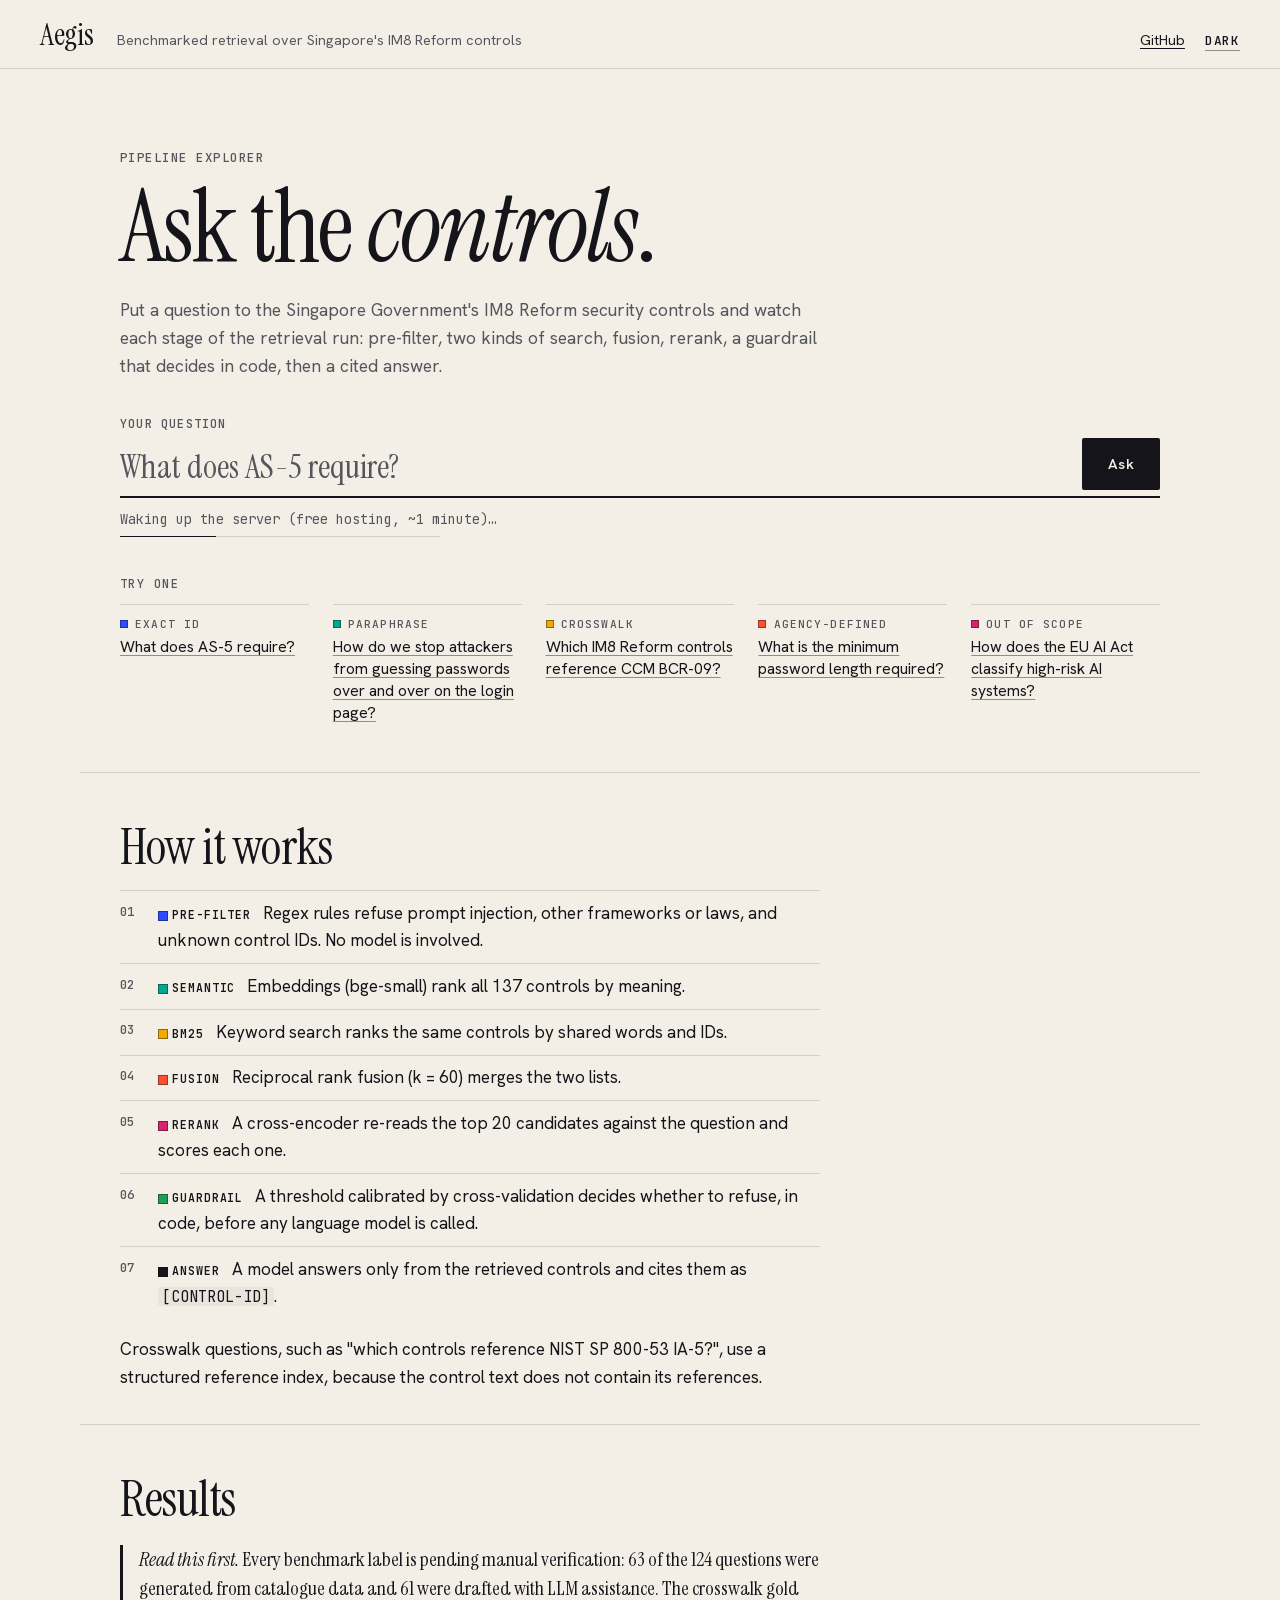
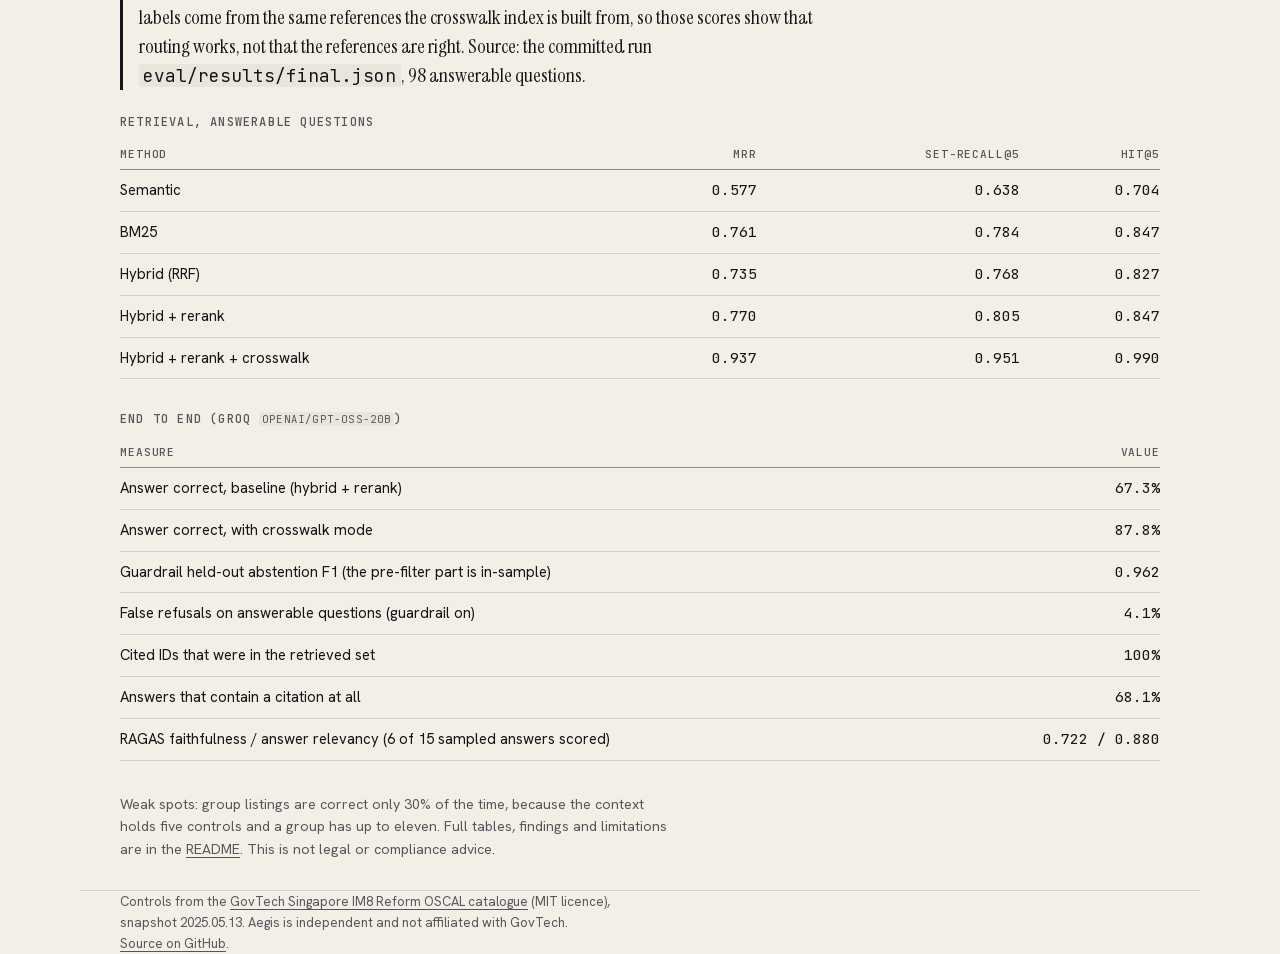
<file: docs/index.html>
<!doctype html>
<html lang="en">
<head>
<meta charset="utf-8">
<meta name="viewport" content="width=device-width, initial-scale=1">
<title>Aegis Pipeline Explorer</title>
<meta name="description" content="Benchmarked retrieval over Singapore IM8 Reform compliance controls: watch every pipeline stage.">
<meta name="color-scheme" content="light dark">
<link rel="preload" href="fonts/instrument-serif.woff2" as="font" type="font/woff2" crossorigin>
<link rel="preload" href="fonts/hanken-grotesk.woff2" as="font" type="font/woff2" crossorigin>
<script>
  /* Set the theme before first paint: saved choice, else the system preference. */
  (function () {
    var t = null;
    try { t = localStorage.getItem("aegis-theme"); } catch (e) {}
    if (t !== "light" && t !== "dark") t = matchMedia("(prefers-color-scheme: dark)").matches ? "dark" : "light";
    document.documentElement.dataset.theme = t;
  })();
</script>
<link rel="stylesheet" href="style.css">
</head>
<body>
<a class="skip" href="#q">Skip to the question box</a>

<header class="masthead wrap">
  <a class="wordmark" href="./">Aegis</a>
  <p class="tagline">Benchmarked retrieval over Singapore's IM8&nbsp;Reform controls</p>
  <nav aria-label="Site">
    <a href="https://github.com/Roshindha/aegis">GitHub</a>
    <button id="theme" type="button" aria-pressed="false">Dark</button>
  </nav>
</header>

<main>
  <section class="ask wrap" aria-labelledby="ask-h">
    <p class="kicker">Pipeline Explorer</p>
    <h1 id="ask-h">Ask the <em>controls</em>.</h1>
    <p class="lede">Put a question to the Singapore Government's IM8 Reform security controls and watch each stage of the retrieval run: pre-filter, two kinds of search, fusion, rerank, a guardrail that decides in code, then a cited answer.</p>
    <form id="form" autocomplete="off">
      <label for="q">Your question</label>
      <div class="field">
        <input id="q" name="q" type="text" maxlength="500" minlength="3" required placeholder="What does AS-5 require?">
        <button id="go" type="submit">Ask</button>
      </div>
    </form>
    <div id="status" class="status" role="status" aria-live="polite"></div>
    <h2 class="label">Try one</h2>
    <ul class="examples" id="examples"></ul>
  </section>

  <section id="run" class="wide" hidden aria-label="Pipeline">
    <div class="wrap">
      <h2 class="label">Pipeline</h2>
      <ol class="line" id="line"></ol>
    </div>
  </section>

  <section id="how" class="wrap prose" aria-labelledby="how-h">
    <h2 id="how-h">How it works</h2>
    <ol class="steps">
      <li><span class="tag" style="--stage: var(--c-prefilter)">Pre-filter</span> Regex rules refuse prompt injection, other frameworks or laws, and unknown control IDs. No model is involved.</li>
      <li><span class="tag" style="--stage: var(--c-semantic)">Semantic</span> Embeddings (bge-small) rank all 137 controls by meaning.</li>
      <li><span class="tag" style="--stage: var(--c-bm25)">BM25</span> Keyword search ranks the same controls by shared words and IDs.</li>
      <li><span class="tag" style="--stage: var(--c-fusion)">Fusion</span> Reciprocal rank fusion (k&nbsp;=&nbsp;60) merges the two lists.</li>
      <li><span class="tag" style="--stage: var(--c-rerank)">Rerank</span> A cross-encoder re-reads the top 20 candidates against the question and scores each one.</li>
      <li><span class="tag" style="--stage: var(--c-guardrail)">Guardrail</span> A threshold calibrated by cross-validation decides whether to refuse, in code, before any language model is called.</li>
      <li><span class="tag" style="--stage: var(--c-answer)">Answer</span> A model answers only from the retrieved controls and cites them as <code>[CONTROL-ID]</code>.</li>
    </ol>
    <p>Crosswalk questions, such as "which controls reference NIST SP 800-53 IA-5?", use a structured reference index, because the control text does not contain its references.</p>
  </section>

  <section id="results" class="wrap prose" aria-labelledby="res-h">
    <h2 id="res-h">Results</h2>
    <p class="note"><b>Read this first.</b> Every benchmark label is pending manual verification: 63 of the 124 questions were generated from catalogue data and 61 were drafted with LLM assistance. The crosswalk gold labels come from the same references the crosswalk index is built from, so those scores show that routing works, not that the references are right. Source: the committed run <code>eval/results/final.json</code>, 98 answerable questions.</p>

    <div class="tablewrap"><table>
      <caption>Retrieval, answerable questions</caption>
      <thead><tr><th scope="col">Method</th><th scope="col" class="num">MRR</th><th scope="col" class="num">Set-recall@5</th><th scope="col" class="num">Hit@5</th></tr></thead>
      <tbody>
        <tr><th scope="row">Semantic</th><td class="num">0.577</td><td class="num">0.638</td><td class="num">0.704</td></tr>
        <tr><th scope="row">BM25</th><td class="num">0.761</td><td class="num">0.784</td><td class="num">0.847</td></tr>
        <tr><th scope="row">Hybrid (RRF)</th><td class="num">0.735</td><td class="num">0.768</td><td class="num">0.827</td></tr>
        <tr><th scope="row">Hybrid + rerank</th><td class="num">0.770</td><td class="num">0.805</td><td class="num">0.847</td></tr>
        <tr><th scope="row">Hybrid + rerank + crosswalk</th><td class="num">0.937</td><td class="num">0.951</td><td class="num">0.990</td></tr>
      </tbody>
    </table></div>

    <div class="tablewrap"><table>
      <caption>End to end (Groq <code>openai/gpt-oss-20b</code>)</caption>
      <thead><tr><th scope="col">Measure</th><th scope="col" class="num">Value</th></tr></thead>
      <tbody>
        <tr><th scope="row">Answer correct, baseline (hybrid + rerank)</th><td class="num">67.3%</td></tr>
        <tr><th scope="row">Answer correct, with crosswalk mode</th><td class="num">87.8%</td></tr>
        <tr><th scope="row">Guardrail held-out abstention F1 (the pre-filter part is in-sample)</th><td class="num">0.962</td></tr>
        <tr><th scope="row">False refusals on answerable questions (guardrail on)</th><td class="num">4.1%</td></tr>
        <tr><th scope="row">Cited IDs that were in the retrieved set</th><td class="num">100%</td></tr>
        <tr><th scope="row">Answers that contain a citation at all</th><td class="num">68.1%</td></tr>
        <tr><th scope="row">RAGAS faithfulness / answer relevancy (6 of 15 sampled answers scored)</th><td class="num">0.722 / 0.880</td></tr>
      </tbody>
    </table></div>

    <p class="small">Weak spots: group listings are correct only 30% of the time, because the context holds five controls and a group has up to eleven. Full tables, findings and limitations are in the <a href="https://github.com/Roshindha/aegis#results">README</a>. This is not legal or compliance advice.</p>
  </section>
</main>

<footer class="wrap">
  <p>Controls from the <a href="https://github.com/GovTechSG/tech-standards">GovTech Singapore IM8 Reform OSCAL catalogue</a> (MIT licence), snapshot 2025.05.13. Aegis is independent and not affiliated with GovTech. <a href="https://github.com/Roshindha/aegis">Source on GitHub</a>.</p>
</footer>

<script src="config.js"></script>
<script src="app.js"></script>
</body>
</html>
</file>
<file: docs/style.css>
/* Aegis Pipeline Explorer: flat colour, hairlines, no shadows, no gradients. */
@font-face { font-family: "Instrument Serif"; font-style: normal; font-weight: 400; font-display: swap; src: url("fonts/instrument-serif.woff2") format("woff2"); }
@font-face { font-family: "Instrument Serif"; font-style: italic; font-weight: 400; font-display: swap; src: url("fonts/instrument-serif-italic.woff2") format("woff2"); }
@font-face { font-family: "Hanken Grotesk"; font-style: normal; font-weight: 400 700; font-display: swap; src: url("fonts/hanken-grotesk.woff2") format("woff2"); }
@font-face { font-family: "JetBrains Mono"; font-style: normal; font-weight: 400 600; font-display: swap; src: url("fonts/jetbrains-mono.woff2") format("woff2"); }

:root {
  --paper: #F3EFE6;
  --ink: #14141A;
  --muted: #55555E;
  --rule: rgba(20, 20, 26, .14);
  --rule-strong: rgba(20, 20, 26, .45);
  --tint: rgba(20, 20, 26, .045);

  --c-prefilter: #2B4BFF;
  --c-crosswalk: #14141A;
  --c-semantic: #00A88F;
  --c-bm25: #F2A900;
  --c-fusion: #FF4F2E;
  --c-rerank: #D6246E;
  --c-guardrail: #1E9E5A;
  --c-answer: #14141A;

  --pass: #1E9E5A;
  --pass-ink: #146B3D;
  --refuse: #D83A2E;
  --refuse-ink: #B02A20;
  --hl: #A87700;
  --focus: #2B4BFF;

  --serif: "Instrument Serif", "Iowan Old Style", Georgia, serif;
  --sans: "Hanken Grotesk", "Helvetica Neue", sans-serif;
  --mono: "JetBrains Mono", ui-monospace, Menlo, monospace;
  --measure: 70ch;
  --gutter: clamp(16px, 4vw, 40px);
}
:root[data-theme="dark"] {
  --paper: #0E0F13;
  --ink: #ECE8DF;
  --muted: #A4A19A;
  --rule: rgba(236, 232, 223, .16);
  --rule-strong: rgba(236, 232, 223, .5);
  --tint: rgba(236, 232, 223, .05);

  --c-prefilter: #7B93FF;
  --c-crosswalk: #ECE8DF;
  --c-semantic: #2CD1B5;
  --c-bm25: #FFC83D;
  --c-fusion: #FF7A5C;
  --c-rerank: #FF5C9E;
  --c-guardrail: #3FCB84;
  --c-answer: #ECE8DF;

  --pass: #3FCB84;
  --pass-ink: #55D694;
  --refuse: #FF6B5E;
  --refuse-ink: #FF8479;
  --hl: #F0C040;
  --focus: #7B93FF;
}

* { box-sizing: border-box; }
html { -webkit-text-size-adjust: 100%; }
body { margin: 0; background: var(--paper); color: var(--ink); font: 400 17px/1.6 var(--sans); font-feature-settings: "kern", "liga"; }
a { color: inherit; text-decoration-thickness: 1px; text-underline-offset: .2em; }
a:hover { text-decoration-thickness: 2px; }
button { font: inherit; color: inherit; background: none; border: 0; padding: 0; cursor: pointer; text-align: left; }
:focus-visible { outline: 2px solid var(--focus); outline-offset: 2px; }
.skip { position: absolute; left: -999px; top: 0; background: var(--ink); color: var(--paper); padding: .5rem 1rem; z-index: 5; }
.skip:focus { left: 0; }
.sr { position: absolute; width: 1px; height: 1px; overflow: hidden; clip: rect(0 0 0 0); white-space: nowrap; }

.wrap { max-width: 1120px; margin: 0 auto; padding: 0 var(--gutter); }
.prose > * { max-width: var(--measure); }
.prose > .tablewrap { max-width: 100%; }

/* ---------- masthead ---------- */
.masthead { display: flex; align-items: baseline; gap: 1.5rem; padding-top: 1.25rem; padding-bottom: 1rem; border-bottom: 1px solid var(--rule); max-width: none; padding-left: var(--gutter); padding-right: var(--gutter); }
.wordmark { font: 400 1.9rem/1 var(--serif); text-decoration: none; letter-spacing: -.01em; }
.tagline { margin: 0; color: var(--muted); font-size: .9rem; flex: 1; min-width: 0; }
.masthead nav { display: flex; gap: 1.25rem; align-items: baseline; font-size: .9rem; }
#theme { font: 500 .8rem var(--mono); text-transform: uppercase; letter-spacing: .06em; border-bottom: 1px solid var(--rule-strong); padding: 0 0 1px; }
#theme:hover { border-bottom-color: var(--ink); }

/* ---------- ask ---------- */
.ask { padding-top: clamp(2.5rem, 7vw, 5rem); padding-bottom: 2rem; }
.kicker { margin: 0 0 .75rem; font: 500 .78rem var(--mono); text-transform: uppercase; letter-spacing: .12em; color: var(--muted); }
h1 { margin: 0; font: 400 clamp(3rem, 9vw, 6.25rem)/.98 var(--serif); letter-spacing: -.02em; }
h1 em { font-style: italic; }
.lede { max-width: var(--measure); margin: 1.25rem 0 2.25rem; font-size: 1.1rem; color: var(--muted); }
form label { display: block; font: 500 .75rem var(--mono); text-transform: uppercase; letter-spacing: .1em; color: var(--muted); margin-bottom: .35rem; }
.field { display: flex; align-items: flex-end; gap: 1rem; border-bottom: 2px solid var(--ink); }
.field:focus-within { border-bottom-color: var(--focus); }
#q { flex: 1; min-width: 0; padding: .5rem 0; font: 400 clamp(1.4rem, 3.4vw, 2.1rem)/1.25 var(--serif); color: var(--ink); background: transparent; border: 0; border-radius: 2px; }
#q::placeholder { color: var(--muted); opacity: 1; }
#q:focus-visible { outline: none; }
#go { align-self: stretch; padding: 0 1.6rem; margin-bottom: 6px; background: var(--ink); color: var(--paper); font: 600 .9rem var(--sans); letter-spacing: .04em; border-radius: 2px; }
#go:hover:not(:disabled) { background: var(--c-prefilter); color: #fff; }
:root[data-theme="dark"] #go:hover:not(:disabled) { background: var(--c-prefilter); color: #0E0F13; }
#go:disabled { opacity: .45; cursor: progress; }
.status { min-height: 1.9rem; margin-top: .75rem; font: 400 .85rem var(--mono); color: var(--muted); }
.status.ready { color: var(--pass-ink); }
.status.fail { color: var(--refuse-ink); }
.status .bar { display: block; position: relative; height: 1px; width: 100%; max-width: 20rem; margin-top: .5rem; background: var(--rule); overflow: hidden; }
.status .bar::after { content: ""; position: absolute; top: 0; height: 1px; width: 30%; background: var(--ink); animation: sweep 1.6s linear infinite; }
@keyframes sweep { from { left: -30%; } to { left: 100%; } }
.status button { text-decoration: underline; text-underline-offset: .2em; color: var(--ink); }

.label { margin: 2.25rem 0 .75rem; font: 500 .75rem var(--mono); text-transform: uppercase; letter-spacing: .12em; color: var(--muted); }
.examples { list-style: none; margin: 0; padding: 0; display: grid; grid-template-columns: repeat(auto-fit, minmax(170px, 1fr)); gap: 0 1.5rem; }
.examples li { border-top: 1px solid var(--rule); padding: .75rem 0 1rem; }
.ex { display: block; width: 100%; }
.ex .t { display: flex; align-items: center; gap: .45rem; margin-bottom: .3rem; font: 500 .7rem var(--mono); text-transform: uppercase; letter-spacing: .1em; color: var(--muted); }
.ex .t i { width: 8px; height: 8px; background: var(--stage); border: 1px solid var(--rule-strong); }
.ex .q { text-decoration: underline; text-decoration-color: var(--rule-strong); text-decoration-thickness: 1px; text-underline-offset: .22em; font-size: .98rem; line-height: 1.4; display: block; }
.ex:hover .q { text-decoration-color: var(--ink); text-decoration-thickness: 2px; }

/* ---------- the signal line ---------- */
.wide { border-top: 1px solid var(--rule); margin-top: 1rem; padding-bottom: 3rem; }
.line { list-style: none; margin: 0; padding: 0; }
.stage { --stage: var(--ink); position: relative; padding: 0 0 .25rem 2.4rem; }
.stage .node { position: absolute; left: 0; top: 1.15rem; width: 14px; height: 14px; border-radius: 50%; background: var(--stage); border: 1px solid var(--rule-strong); transform: scale(1); transition: background-color .2s, transform .2s; }
.stage::after { content: ""; position: absolute; left: 6px; top: calc(1.15rem + 14px); bottom: -1.15rem; width: 2px; background: var(--stage); transform: scaleY(0); transform-origin: top; }
.stage.next::after { transform: scaleY(1); transition: transform .4s ease-out; }
.stage:last-child::after { display: none; }
.stage.pending .node, .stage.skipped .node { background: transparent; }
.stage.pending::after, .stage.skipped::after { background: var(--rule-strong); }
.stage.skipped::after, .stage.pending::after { transform: scaleY(1); width: 1px; left: 6.5px; }
.stage.entering .node { transform: scale(1.35); }
.stage .head { display: grid; grid-template-columns: 1fr auto; align-items: baseline; gap: .25rem 1rem; width: 100%; padding: .85rem 0 .6rem; border-top: 1px solid var(--rule); }
.stage:first-child .head { border-top: 0; }
.stage .name { font: 400 1.7rem/1.1 var(--serif); }
.stage .sum { font: 400 .8rem var(--mono); color: var(--muted); text-align: right; }
.stage .desc { grid-column: 1 / -1; font-size: .88rem; color: var(--muted); }
.stage.pending .head, .stage.skipped .head { cursor: default; }
.stage.pending .name, .stage.skipped .name { color: var(--muted); }
.stage.pending .ph { grid-column: 1 / -1; height: 1px; width: min(18rem, 60%); background: var(--rule); }
.collapse { display: grid; grid-template-columns: minmax(0, 1fr); grid-template-rows: 0fr; transition: grid-template-rows .25s ease; }
.stage.open .collapse { grid-template-rows: 1fr; }
.collapse > .inner { overflow: hidden; min-height: 0; }
.detail { padding: .25rem 0 1.75rem; }
.stage.pending .collapse, .stage.skipped .collapse { display: none; }

/* tables and ids */
.tablewrap { overflow-x: auto; margin: 1.5rem 0 2rem; }
table { border-collapse: collapse; width: 100%; font-size: .93rem; }
caption { text-align: left; font: 500 .75rem var(--mono); text-transform: uppercase; letter-spacing: .1em; color: var(--muted); padding-bottom: .6rem; }
th, td { text-align: left; padding: .5rem .75rem .5rem 0; border-bottom: 1px solid var(--rule); vertical-align: baseline; }
thead th { font: 500 .7rem var(--mono); text-transform: uppercase; letter-spacing: .08em; color: var(--muted); border-bottom: 1px solid var(--rule-strong); }
tbody th { font-weight: 400; }
.num, td.num, th.num { font-family: var(--mono); font-variant-numeric: tabular-nums; text-align: right; padding-right: 0; padding-left: .75rem; white-space: nowrap; }
.rank td:first-child, .rank th:first-child { width: 2.2rem; color: var(--muted); font-family: var(--mono); }
.rank { border-top: 2px solid var(--stage); }
.id { font: 600 .85rem var(--mono); border-bottom: 1px solid transparent; }
.id:hover, .id.hl { border-bottom-color: var(--hl); }
tr.hl td, tr.hl th { background: var(--tint); }

/* rerank bars */
.bars { border-top: 2px solid var(--c-rerank); padding-top: .5rem; }
.brow { display: grid; grid-template-columns: 5.2rem 1fr 4.6rem; align-items: center; gap: .75rem; min-height: 1.9rem; }
.track { position: relative; height: 14px; }
.zero { position: absolute; top: -4px; bottom: -4px; width: 1px; background: var(--ink); }
.fillbar { position: absolute; top: 0; bottom: 0; background: var(--c-rerank); border: 1px solid var(--rule-strong); }
.brow.hl .fillbar { outline: 2px solid var(--hl); outline-offset: 1px; }
.axis { display: grid; grid-template-columns: 5.2rem 1fr 4.6rem; gap: .75rem; font: 400 .72rem var(--mono); color: var(--muted); }
.axis .zl { position: relative; height: 1.3rem; }
.axis .zl span { position: absolute; transform: translateX(-50%); top: .15rem; }
.caption { font-size: .85rem; color: var(--muted); margin: .5rem 0 0; max-width: var(--measure); }

/* slopegraph */
.slopewrap { margin: 0 0 1.5rem; padding-top: .5rem; border-top: 1px solid var(--rule); }
.slopewrap h3, .detail h3 { margin: 0 0 .25rem; font: 500 .75rem var(--mono); text-transform: uppercase; letter-spacing: .1em; color: var(--muted); }
.slope svg { display: block; width: 100%; height: auto; overflow: visible; }
.slope .link { fill: none; stroke-width: 1.5; opacity: .75; transition: opacity .15s, stroke-width .15s; }
.slope .link.dim { opacity: .2; }
.slope .link.hl { stroke: var(--hl) !important; stroke-width: 3.5; opacity: 1; }
.slope .lab { font: 500 12px var(--mono); fill: var(--ink); }
.slope .rk { font: 400 11px var(--mono); fill: var(--muted); }
.slope .col { font: 500 11px var(--mono); fill: var(--ink); text-transform: uppercase; letter-spacing: .08em; }
.slope g.nd { cursor: pointer; transition: opacity .15s; }
.slope g.nd.dim { opacity: .55; }
.slope g.nd.hl .lab { fill: var(--hl); font-weight: 600; }
.slope g.nd:focus-visible { outline: 2px solid var(--focus); outline-offset: 2px; }
.rankpath { display: none; }

/* guardrail gauge */
.verdict { margin: 0 0 .25rem; font: 400 clamp(1.7rem, 4vw, 2.4rem)/1.1 var(--serif); }
.verdict.pass { color: var(--pass-ink); }
.verdict.refuse { color: var(--refuse-ink); }
.vmeta { margin: 0 0 1.25rem; font: 400 .82rem var(--mono); color: var(--muted); }
.gauge { position: relative; height: 44px; margin: 2.2rem 0 2.2rem; border-top: 1px solid var(--rule-strong); border-bottom: 1px solid var(--rule-strong); }
.gauge .zr, .gauge .za { position: absolute; top: 0; bottom: 0; display: flex; align-items: center; padding: 0 .6rem; font: 500 .7rem var(--mono); text-transform: uppercase; letter-spacing: .08em; color: var(--muted); }
.gauge .zr { left: 0; background: color-mix(in srgb, var(--refuse) 16%, transparent); }
.gauge .za { right: 0; justify-content: flex-end; background: color-mix(in srgb, var(--pass) 16%, transparent); }
.gauge .tick { position: absolute; top: -8px; bottom: -8px; width: 1px; background: var(--ink); }
.gauge .tick span { position: absolute; top: 100%; left: 0; transform: translateX(-50%); font: 400 .72rem var(--mono); white-space: nowrap; color: var(--muted); margin-top: 2px; }
.gauge .score { position: absolute; top: -8px; bottom: -8px; width: 4px; margin-left: -2px; background: var(--ink); }
.gauge .score span { position: absolute; bottom: 100%; left: 50%; transform: translateX(-50%); font: 600 .78rem var(--mono); white-space: nowrap; margin-bottom: 2px; }
.small { font-size: .88rem; color: var(--muted); }

/* answer */
.answer { border-left: 6px solid var(--c-answer); padding: .1rem 0 .1rem 1.4rem; max-width: 52rem; }
.answer .kick { font: 500 .72rem var(--mono); text-transform: uppercase; letter-spacing: .12em; color: var(--muted); margin: 0 0 .35rem; }
.answer .text { font: 400 clamp(1.5rem, 3.2vw, 2.15rem)/1.3 var(--serif); margin: 0 0 1rem; white-space: pre-wrap; }
.chip { display: inline-block; font: 600 .78rem/1.5 var(--mono); padding: 0 .4rem; border: 1px solid var(--rule-strong); border-radius: 3px; vertical-align: .18em; margin: 0 .1rem; }
.chip:hover { border-color: var(--ink); }
.chip[aria-expanded="true"] { background: var(--ink); color: var(--paper); border-color: var(--ink); }
.chip.invalid { text-decoration: line-through; color: var(--refuse-ink); border-color: var(--refuse-ink); }
.src { display: grid; grid-template-columns: minmax(0, 1fr); grid-template-rows: 0fr; transition: grid-template-rows .2s ease; }
.src.open { grid-template-rows: 1fr; }
.src > div { overflow: hidden; min-height: 0; }
.src p { margin: .5rem 0; padding: .6rem 0 .6rem 1rem; border-left: 1px solid var(--rule-strong); border-top: 1px solid var(--rule); font-size: .92rem; white-space: pre-wrap; }
.notice { margin: 1rem 0; padding: .6rem 0 .6rem 1rem; border-left: 3px solid var(--c-bm25); font-size: .95rem; max-width: var(--measure); }
.notice.err { border-left-color: var(--refuse); }
.retrieved { font: 400 .8rem var(--mono); color: var(--muted); margin: 0; }

/* ---------- prose ---------- */
.prose { padding-top: 3rem; padding-bottom: 1rem; border-top: 1px solid var(--rule); }
.prose h2 { margin: 0 0 1rem; font: 400 clamp(2rem, 5vw, 3.1rem)/1.05 var(--serif); letter-spacing: -.01em; }
.steps { padding-left: 0; list-style: none; counter-reset: s; }
.steps li { counter-increment: s; position: relative; padding: .55rem 0 .55rem 2.4rem; border-top: 1px solid var(--rule); }
.steps li::before { content: counter(s, decimal-leading-zero); position: absolute; left: 0; top: .72rem; font: 500 .78rem var(--mono); color: var(--muted); }
.tag { display: inline-block; font: 600 .72rem var(--mono); text-transform: uppercase; letter-spacing: .08em; margin-right: .5rem; padding-left: .85rem; position: relative; }
.tag::before { content: ""; position: absolute; left: 0; top: .32em; width: 8px; height: 8px; background: var(--stage); border: 1px solid var(--rule-strong); }
code { font: 400 .88em var(--mono); background: var(--tint); padding: 0 .25em; border-radius: 2px; }
.note { padding-left: 1rem; border-left: 3px solid var(--ink); font-family: var(--serif); font-size: 1.25rem; line-height: 1.45; }
.note b { font-weight: 400; font-style: italic; }
footer { padding-top: 2rem; padding-bottom: 3rem; margin-top: 2rem; border-top: 1px solid var(--rule); font-size: .82rem; color: var(--muted); }
footer p { margin: 0; max-width: var(--measure); }

/* ---------- narrow screens ---------- */
@media (max-width: 720px) {
  .tagline { display: none; }
  .masthead { justify-content: space-between; }
  .stage { padding-left: 1.9rem; }
  .stage .name { font-size: 1.45rem; }
  .stage .head { grid-template-columns: 1fr; }
  .stage .sum { text-align: left; }
  .slope svg { display: none; }
  .rankpath { display: table; }
  .brow, .axis { grid-template-columns: 4.2rem 1fr 3.9rem; gap: .5rem; }
  .field { gap: .5rem; }
  #go { padding: 0 1rem; }
  .gauge .zr, .gauge .za { font-size: .62rem; padding: 0 .35rem; }
}

@media (prefers-reduced-motion: reduce) {
  .stage.next::after, .stage .node, .collapse, .src, .slope .link, .slope g.nd { transition: none; }
  .status .bar::after { animation: none; left: 0; }
}
</file>
